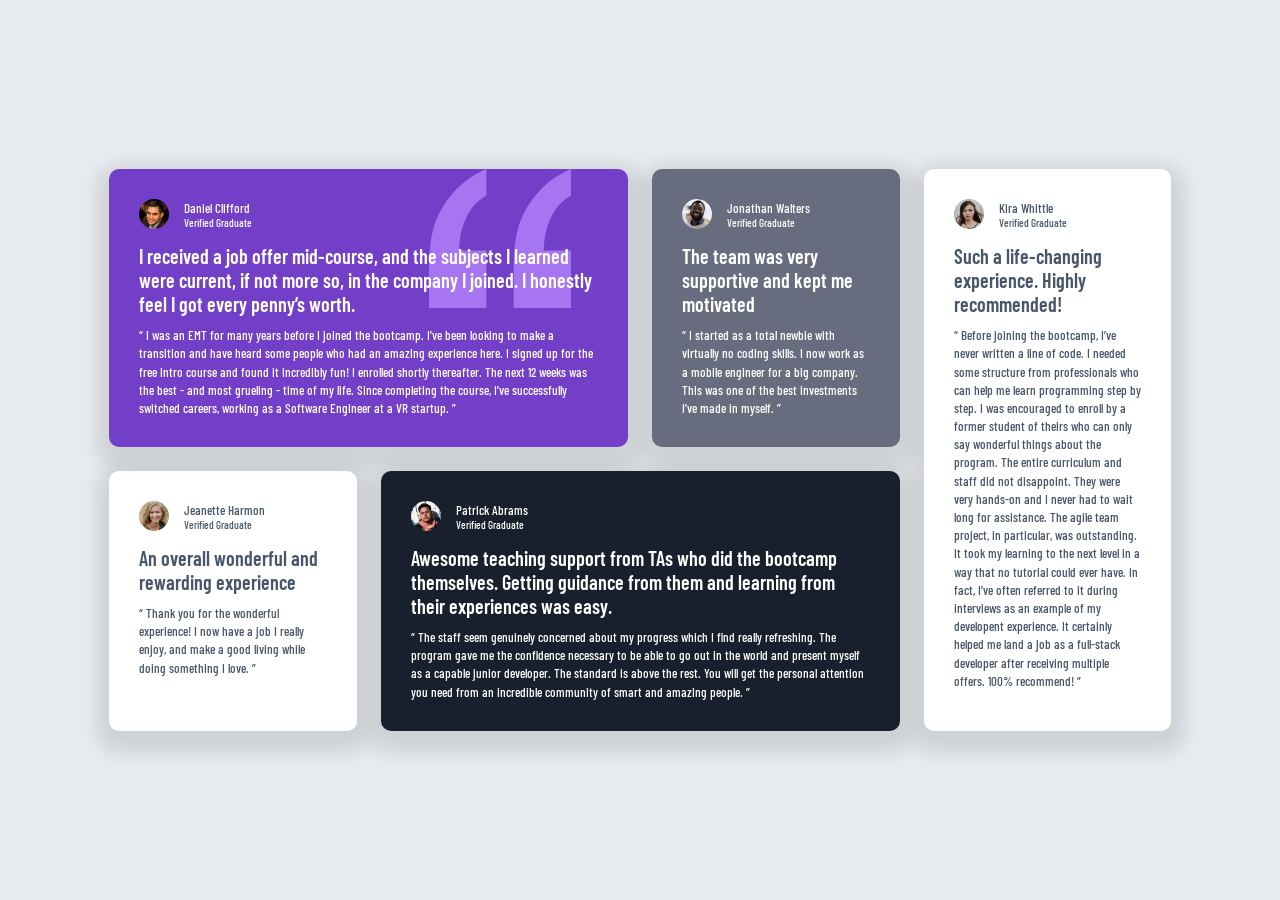
<file: grid_layout/index.html>
<!DOCTYPE html>
<html lang="en">
<head>
  <meta charset="UTF-8">
  <meta name="viewport" content="width=device-width, initial-scale=1.0"> <!-- displays site properly based on user's device -->

  <link rel="icon" type="image/png" sizes="32x32" href="./images/favicon-32x32.png">
  <link rel="stylesheet" href="style.css">

   <link rel="stylesheet" href="responsive.css">
  
  <title>Frontend Mentor | [Challenge Name Here]</title>

  
  
</head>
<body>

  <main class="container">

    <div class="item item1">

      <div class="item__content">

        <div class="item__container">

          <div class="item__main">

             <div class="item_top">

            <img src="./images/image-daniel.jpg" alt="Profile">

            <div class="item__text">
              <p class="profile_name">Daniel Clifford</p>
              <p class="profile_description">Verified Graduate</p>
              
            </div>
            

          </div>

          <h5>I received a job offer mid-course, and the subjects I learned were current, if not more so, 
  in the company I joined. I honestly feel I got every penny’s worth.</h5>
          <p class="content"> “ I was an EMT for many years before I joined the bootcamp. I’ve been looking to make a 
  transition and have heard some people who had an amazing experience here. I signed up 
  for the free intro course and found it incredibly fun! I enrolled shortly thereafter. 
  The next 12 weeks was the best - and most grueling - time of my life. Since completing 
  the course, I’ve successfully switched careers, working as a Software Engineer at a VR startup. ”</p>


          </div>


         
        </div>
        


        </div>



    </div>
    <div class="item item2">



        <div class="item__container">

          <div class="item__main">

             <div class="item_top">

            <img src="./images/image-jonathan.jpg" alt="Profile">

            <div class="item__text">
              <p class="profile_name">Jonathan Walters</p>
              <p class="profile_description">Verified Graduate</p>
              
            </div>
            

          </div>

          <h5>The team was very supportive and kept me motivated
</h5>
          <p class="content"> “ I started as a total newbie with virtually no coding skills. I now work as a mobile engineer 
  for a big company. This was one of the best investments I’ve made in myself. ”</p>


          </div>


         
        </div>
        


      


    </div>
    <div class="item item3">

              <div class="item__container">

          <div class="item__main">

             <div class="item_top">

            <img src="./images/image-jeanette.jpg" alt="Profile">

            <div class="item__text">
              <p class="profile_name">Jeanette Harmon</p>
              <p class="profile_description">Verified Graduate</p>
              
            </div>
            

          </div>

          <h5>An overall wonderful and rewarding experience
</h5>
          <p class="content">“ Thank you for the wonderful experience! I now have a job I really enjoy, and make a good living 
  while doing something I love. ”</p>


          </div>


         
        </div>


    </div>
    <div class="item item4"> <div class="item__container">

          <div class="item__main">

             <div class="item_top">

            <img src="./images/image-patrick.jpg" alt="Profile">

            <div class="item__text">
              <p class="profile_name">Patrick Abrams</p>
              <p class="profile_description">Verified Graduate</p>
              
            </div>
            

          </div>

          <h5>Awesome teaching support from TAs who did the bootcamp themselves. Getting guidance from them and 
  learning from their experiences was easy.
</h5>
          <p class="content">“ The staff seem genuinely concerned about my progress which I find really refreshing. The program 
  gave me the confidence necessary to be able to go out in the world and present myself as a capable 
  junior developer. The standard is above the rest. You will get the personal attention you need from 
  an incredible community of smart and amazing people. ”</p>


          </div>


         
        </div></div>
    <div class="item item5"><div class="item__main">

             <div class="item_top">

            <img src="./images/image-kira.jpg" alt="Profile">

            <div class="item__text">
              <p class="profile_name">Kira Whittle</p>
              <p class="profile_description">Verified Graduate</p>
              
            </div>
            

          </div>

          <h5>Such a life-changing experience. Highly recommended!
</h5>
          <p class="content">“ Before joining the bootcamp, I’ve never written a line of code. I needed some structure from 
  professionals who can help me learn programming step by step. I was encouraged to enroll by a former 
  student of theirs who can only say wonderful things about the program. The entire curriculum and staff 
  did not disappoint. They were very hands-on and I never had to wait long for assistance. The agile team 
  project, in particular, was outstanding. It took my learning to the next level in a way that no tutorial 
  could ever have. In fact, I’ve often referred to it during interviews as an example of my developent 
  experience. It certainly helped me land a job as a full-stack developer after receiving multiple offers. 
  100% recommend! ”</p>


          </div>




    </div>



  </main>
 
  
  
</body>
</html>
</file>
<file: grid_layout/style.css>
@import url('https://fonts.googleapis.com/css2?family=Barlow+Condensed:wght@500;600&display=swap');

*{
    margin: 0;
    padding: 0;
    box-sizing: border-box;
    
}



.barlow-condensed-medium {
  font-family: "Barlow Condensed", sans-serif;
  font-weight: 500;
  font-style: normal;
}

.barlow-condensed-semibold {
  font-family: "Barlow Condensed", sans-serif;
  font-weight: 600;
  font-style: normal;
}


body{
    background-color: hsl(214, 17%, 92%);
    min-height: 100vh;
}

.container{
    max-width: 1110px;
    min-height: 100vh;
    margin: 0 auto;
    padding: 32px 24px;
    display: grid;
    grid-template-columns: repeat(4, 1fr);
    grid-template-rows: repeat(2, auto);
    gap: 24px;
    align-content: center;
}
.item{
    box-shadow: 1px 9px 17px 13px rgba(0, 0, 0, 0.1);
    border-radius: 10px;
   
    color:#ffffff;
}



.item__content{
    background-image: url(./images/bg-pattern-quotation.svg);
    background-size: contain;
    background-repeat: no-repeat;
    background-origin: border-box;
    background-position: 85%;
  height: 50%;
   
}


.item__main{
    padding:30px;
}
.item_top{
    display: flex;
    gap: 15px;
    align-items:center;
}

.item_top img{
    border-radius: 50%;
    width: 30px;
    height: 30px;
}
.item__text{
    font-family: "Barlow Condensed", sans-serif;
  font-weight: 500;
  font-style: normal;
  font-size:13px;
    
}

.item__text p:last-child{
    font-size: 11px;
    
}


.item__main h5 {
    font-family: "Barlow Condensed", sans-serif;
    font-weight: 600;
    font-size: 20px;
    line-height: 120%;
    padding-top: 15px;
}
.item__main .content{
    font-family: "Barlow Condensed", sans-serif;
    font-weight: 500;
    font-size: 13px;
    line-height: 140%;
    padding-top: 10px;
}

.item2{
    background-color: #676D7E;
}

.item3{
    background-color: #FFFFFF;
}

.item1{
    grid-column: 1 / 3;
    grid-row: 1;
    background-color: #733FC8;
}
.item2{
    grid-column: 3;
    grid-row: 1;
}
.item3{
    grid-column: 1;
    grid-row: 2;
}
.item4{
    grid-column: 2 / 4;
    grid-row: 2;
    background-color: #19202D;
}
.item5{
    grid-column: 4;
    grid-row: 1 / 3;
    background-color: #ffffff;
}

.item3, .item5{
    color: #48556a !important;
}
</file>
<file: grid_layout/responsive.css>
@media screen and (max-width: 900px) {
    .container {
        max-width: 700px;
        min-height: auto;
        grid-template-columns: repeat(2, 1fr);
        grid-template-rows: none;
    }

    .item1,
    .item2,
    .item3,
    .item4,
    .item5 {
        grid-column: auto;
        grid-row: auto;
    }

    .item1,
    .item4,
    .item5 {
        grid-column: 1 / 3;
    }
}

@media screen and (max-width: 576px) {
    .container {
        max-width: 375px;
        padding: 24px;
        grid-template-columns: 1fr;
    }

    .item1,
    .item4 {
        grid-column: 1;
    }

    .item__content {
        background-image: none;
    }

    .item__main {
        padding: 24px;
    }
}
</file>
